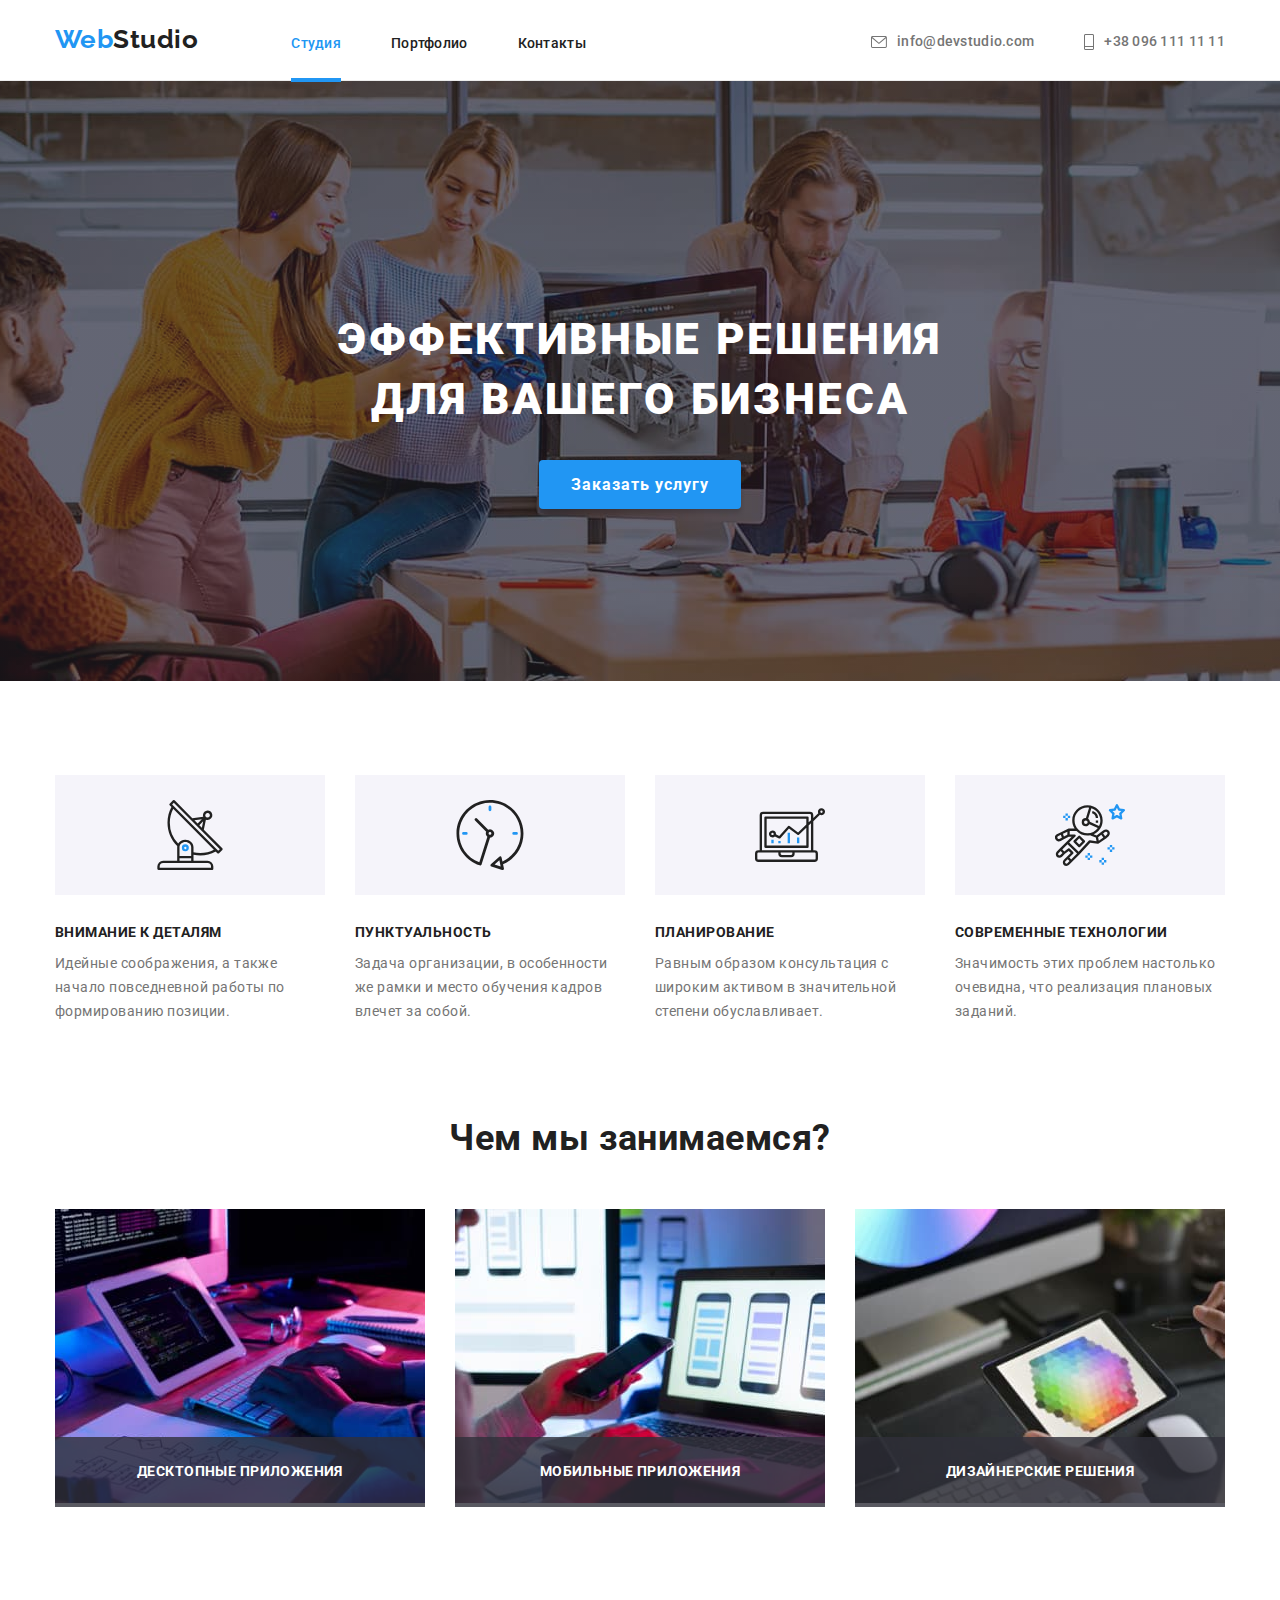
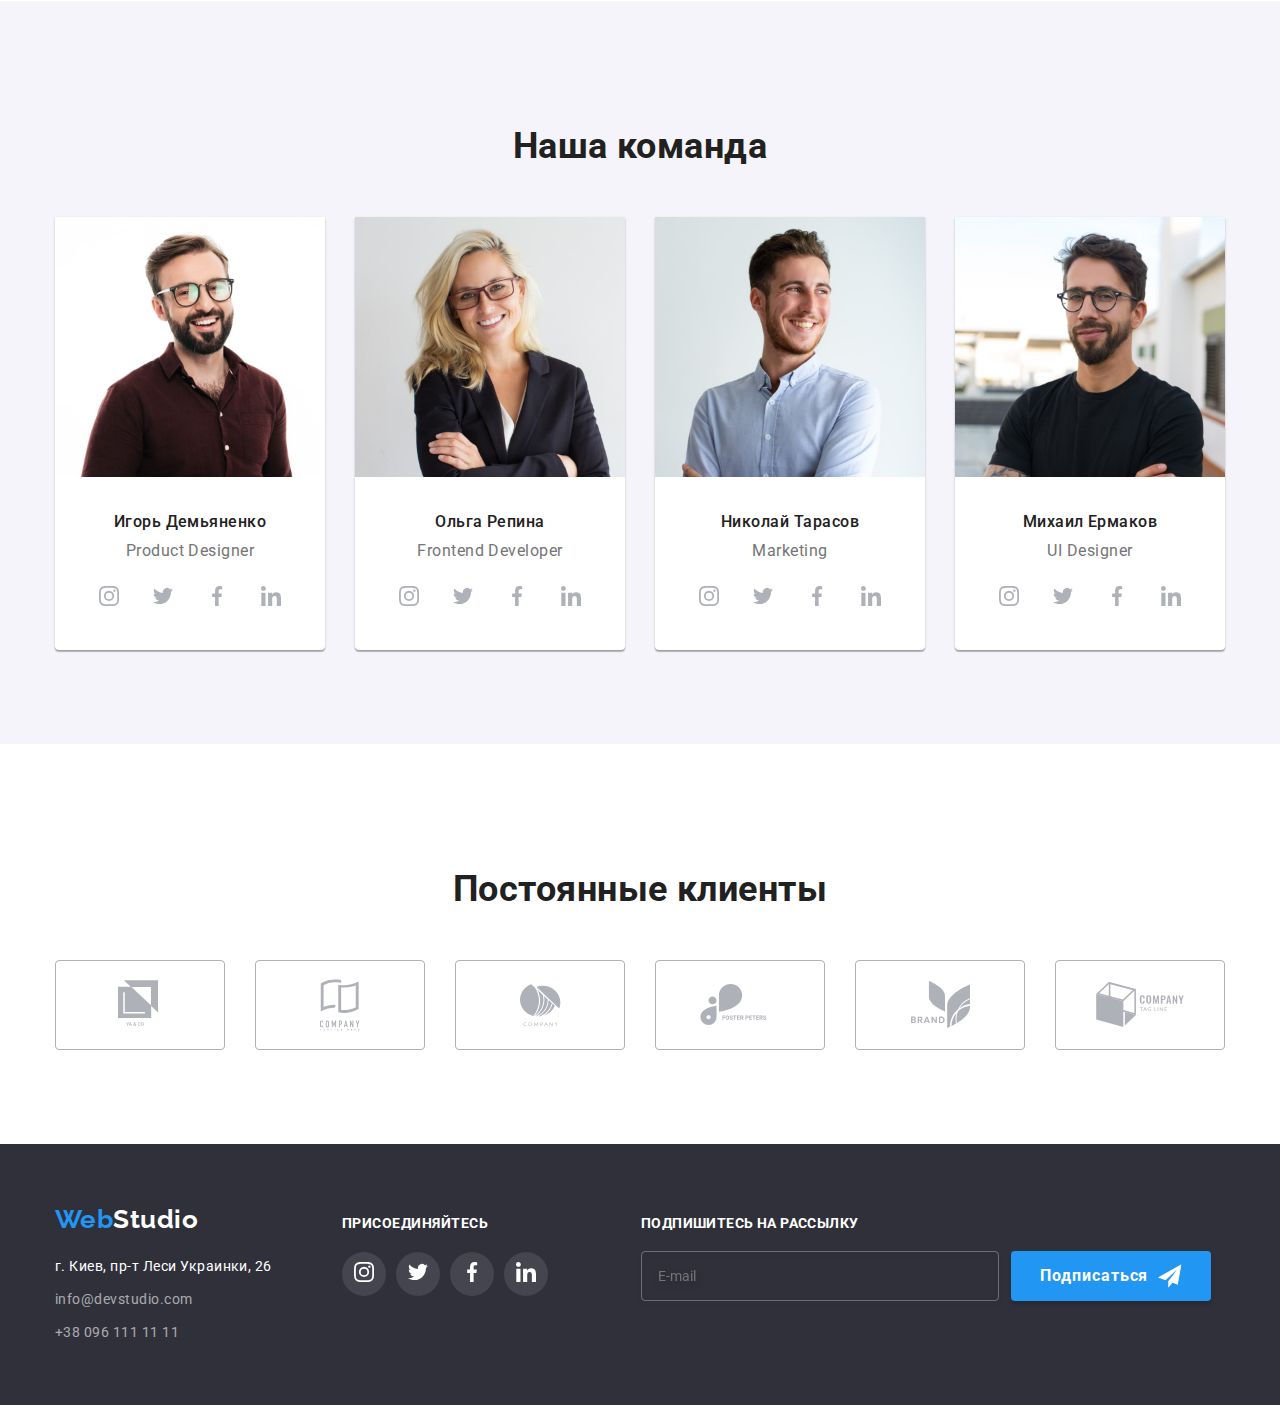
<file: index.html>
<!DOCTYPE html>
<html lang="ru">
<head>
    <meta charset="UTF-8">
    <meta name="viewport" content="width=device-width, initial-scale=1.0">
    <title>Главная</title>
    <link rel="preconnect" href="https://fonts.gstatic.com">
    <link
        href="https://fonts.googleapis.com/css2?family=Raleway:wght@500;700&family=Roboto:wght@400;500;700;900&display=swap"
        rel="stylesheet">
    <link rel="stylesheet" href="./css/modern-normalize.css">
    <!-- <link rel="stylesheet" href="./css/styles.css"> -->
    <link rel="stylesheet" href="./css/variables.css">
    <link rel="stylesheet" href="./css/main.min.css">
</head>
<body>
    <header class="header">
                <nav class="container header__container">
                    <a class="link-logo" href="#"><span class="link-logo__web">Web</span>Studio</a>
                    <ul class="site-nav">
                        <li class="site-nav__item">
                            <a class="site-nav__link site-nav__link--active" href="#">Студия</a>
                        </li>
                        <li class="site-nav__item">
                            <a class="site-nav__link" href="./portfolio.html">Портфолио</a>
                        </li>
                        <li class="site-nav__item">
                            <a class="site-nav__link" href="#contacts">Контакты</a>
                        </li>
                    </ul>
                    <ul class="contacts">
                        <li class="contacts__item">
                            <svg class="contacts__icon-letter">
                                <use href="./images/sprite.svg#letter"></use>
                            </svg>
                            <a class="contacts__link" href="mailto:info@devstudio.com">info@devstudio.com</a>
                        </li>
                        <li class="contacts__item">
                            <svg class="contacts__icon-phone">
                                <use href="./images/sprite.svg#phone"></use>
                            </svg>
                            <a class="contacts__link" href="tel:+380961111111">+38 096 111 11 11</a>
                        </li>
                    </ul>
                </nav>
    </header>
    <main>
        <section class="hero">
            <div class="container hero__container">
                <h1 class="hero__title">Эффективные решения для вашего бизнеса</h1>
                <button class="order-btn" data-modal-open>Заказать услугу</button>
            </div>
                <!-- <section class="hero">
                    <div class="container section-hero">
                        <h1>Эффективные решения для вашего бизнеса</h1>
                        <button class="order-btn" data-modal-open>Заказать услугу</button>
                    </div> -->
            <div class="backdrop is-hidden" data-modal>
                <div class="modal">
                    <button class="btn-close" data-modal-close>
                        <svg class="btn-close__icon" width="18" height="18">
                            <use href="./images/sprite.svg#close"></use>
                        </svg>
                    </button>
                    <!-- <form class="js-speaker-form">
                        <p>Оставьте свои данные, мы вам перезвоним</p>
                        <input type="text" name="user-name">
                    </form> -->
                    <h2 class="modal__title">Оставьте свои данные, мы вам перезвоним</h2>
                    <div class="field">
                        <label class="field__label" for="user-name">Имя</label>
                        <div class="field__wrapper">
                          <input class="field__input" type="text" name="username" id="user-name" />
                          <svg class="field__icon" width="18" height="18">
                            <use href="./images/sprite.svg#person-black"></use>
                          </svg>
                        </div>
                    </div>
                    <div class="field">
                        <label class="field__label" for="user-phone">Телефон</label>
                        <div class="field__wrapper">
                            <input class="field__input" type="tel" name="userphone" id="user-phone" />
                            <svg class="field__icon" width="18" height="18">
                                <use href="./images/sprite.svg#phone-black"></use>
                            </svg>
                        </div>
                    </div>
                    <div class="field">
                        <label class="field__label" for="user-email">Почта</label>
                        <div class="field__wrapper">
                            <input class="field__input" type="email" name="useremail" id="user-email" />
                            <svg class="field__icon" width="18" height="18">
                                <use href="./images/sprite.svg#email-black"></use>
                            </svg>
                        </div>
                    </div>
                    <div class="field">
                        <label class="field__label" for="user-comment">Комментарий</label>
                            <textarea class="field__textarea" name="feedback" rows="10" placeholder="Введите текст"></textarea>
                    </div>
                    <div class="checkbox">
                        <label class="checkbox__label" for="checkbox-check">
                            <input class="checkbox__input" type="checkbox" name="check" id="checkbox-check">
                            <svg class="checkbox__icon" width="16" height="15">
                                <use href="./images/sprite.svg#check"></use>
                            </svg> 
                            <!-- <span class="icon-check"></span> -->
                            Соглашаюсь с рассылкой и принимаю <a class="checkbox__agreement">Условия договора</a>
                        </label>
                    </div>
                    <button class="submit-btn" type="submit">Отправить</button>
                </div>
            </div>
        </section>
        <section class="features">
            <div class="container features__container">
                <h2 class="features__title features__title--visually-hidden">Направления развития бизнеса</h2>
                <ul class="feachers__list">
                    <li class="feachers__item">
                        <div class="feachers__picture">
                        <svg class="feachers__icon" width="70" height="70">
                            <use href="./images/sprite.svg#antenna"></use>
                        </svg>
                        </div>
                        <h3 class="feachers__subtitle">Внимание к деталям</h3>
                        <p class="feachers__text">Идейные соображения, а также начало повседневной работы по формированию позиции.</p>
                    </li>
                    <li class="feachers__item">
                        <div class="feachers__picture">
                            <svg class="feachers__icon" width="70" height="70">
                                <use href="./images/sprite.svg#clock"></use>
                            </svg>
                        </div>
                        <h3 class="feachers__subtitle">Пунктуальность</h3>
                        <p class="feachers__text">Задача организации, в особенности же рамки и место обучения кадров влечет за собой.</p>
                    </li>
                    <li class="feachers__item">
                        <div class="feachers__picture">
                            <svg class="feachers__icon" width="70" height="70">
                                <use href="./images/sprite.svg#diagram"></use>
                            </svg>
                        </div>
                        <h3 class="feachers__subtitle">Планирование</h3>
                        <p class="feachers__text">Равным образом консультация с широким активом в значительной степени обуславливает.</p>
                    </li>
                    <li class="feachers__item">
                        <div class="feachers__picture">
                            <svg class="feachers__icon" width="70" height="70">
                                <use href="./images/sprite.svg#astronaut"></use>
                            </svg>
                        </div>
                        <h3 class="feachers__subtitle">Современные технологии</h3>
                        <p class="feachers__text">Значимость этих проблем настолько очевидна, что реализация плановых заданий.</p>
                    </li>
                </ul>
            </div>
        </section>
        <section class="activities">
           <div class="container activities__container">
                <h2 class="activities__title">Чем мы занимаемся?</h2>
                <ul class="activities__list">
                    <li class="activities__item">
                        <img class="activities__image" src="images/web.jpg" alt="Вёрстка сайтов" width="370">
                        <div class="activities__text-on-image">
                            <p class="activities__text">ДЕСКТОПНЫЕ ПРИЛОЖЕНИЯ</p>
                        </div>
                    </li>
                    <li class="activities__item">
                        <img class="activities__image" src="images/mobile-app.jpg" alt="Мобильные приложения" width="370">
                        <div class="activities__text-on-image">
                            <p class="activities__text">МОБИЛЬНЫЕ ПРИЛОЖЕНИЯ</p>
                        </div>
                    </li>
                    <li class="activities__item">
                        <img class="activities__image" src="images/color-design.jpg" alt="Дизайн" width="370">
                        <div class="activities__text-on-image">
                            <p class="activities__text">ДИЗАЙНЕРСКИЕ РЕШЕНИЯ</p>
                        </div>
                    </li>
                </ul>
           </div>
        </section>
        <section class="team">
          <div class="container team__container">
                <h2 class="team__title">Наша команда</h2>
                <ul class="team__list">
                    <li class="team__item">
                        <img src="images/igor.jpg" alt="Игорь Демьяненко" width="270">
                        <h3 class="team__member">Игорь Демьяненко</h3>
                        <p class="team__profession">Product Designer</p>
                        <div class="socials">
                        <button class="btn-socials">
                            <svg class="btn-socials__icon" width="20" height="20">
                                <use href="./images/sprite.svg#instagram"></use>
                            </svg>
                        </button>
                        <button class="btn-socials">
                            <svg class="btn-socials__icon" width="20" height="20">
                                <use href="./images/sprite.svg#twitter"></use>
                            </svg>
                        </button>
                        <button class="btn-socials">
                            <svg class="btn-socials__icon" width="20" height="20">
                                <use href="./images/sprite.svg#facebook"></use>
                            </svg>
                        </button>
                        <button class="btn-socials">
                            <svg class="btn-socials__icon" width="20" height="20">
                                <use href="./images/sprite.svg#linkedin"></use>
                            </svg>
                        </button>
                        </div>
                    </li>
                    <li class="team__item">
                        <img src="images/olga.jpg" alt="Ольга Репина" width="270">
                        <h3 class="team__member">Ольга Репина</h3>
                        <p class="team__profession">Frontend Developer</p>
                        <div class="socials">
                            <button class="btn-socials">
                                <svg class="btn-socials__icon" width="20" height="20">
                                    <use href="./images/sprite.svg#instagram"></use>
                                </svg>
                            </button>
                            <button class="btn-socials">
                                <svg class="btn-socials__icon" width="20" height="20">
                                    <use href="./images/sprite.svg#twitter"></use>
                                </svg>
                            </button>
                            <button class="btn-socials">
                                <svg class="btn-socials__icon" width="20" height="20">
                                    <use href="./images/sprite.svg#facebook"></use>
                                </svg>
                            </button>
                            <button class="btn-socials">
                                <svg class="btn-socials__icon" width="20" height="20">
                                    <use href="./images/sprite.svg#linkedin"></use>
                                </svg>
                            </button>
                        </div>
                    </li>
                    <li class="team__item">
                        <img src="images/nikolai.jpg" alt="Николай Тарасов" width="270">
                        <h3 class="team__member">Николай Тарасов</h3>
                        <p class="team__profession">Marketing</p>
                        <div class="socials">
                            <button class="btn-socials">
                                <svg class="btn-socials__icon" width="20" height="20">
                                    <use href="./images/sprite.svg#instagram"></use>
                                </svg>
                            </button>
                            <button class="btn-socials">
                                <svg class="btn-socials__icon" width="20" height="20">
                                    <use href="./images/sprite.svg#twitter"></use>
                                </svg>
                            </button>
                            <button class="btn-socials">
                                <svg class="btn-socials__icon" width="20" height="20">
                                    <use href="./images/sprite.svg#facebook"></use>
                                </svg>
                            </button>
                            <button class="btn-socials">
                                <svg class="btn-socials__icon" width="20" height="20">
                                    <use href="./images/sprite.svg#linkedin"></use>
                                </svg>
                            </button>
                        </div>
                    </li>
                    <li class="team__item">
                        <img src="images/mihail.jpg" alt="Михаил Ермаков" width="270">
                        <h3 class="team__member">Михаил Ермаков</h3>
                        <p class="team__profession">UI Designer</p>
                        <div class="socials">
                            <button class="btn-socials">
                                <svg class="btn-socials__icon" width="20" height="20">
                                    <use href="./images/sprite.svg#instagram"></use>
                                </svg>
                            </button>
                            <button class="btn-socials">
                                <svg class="btn-socials__icon" width="20" height="20">
                                    <use href="./images/sprite.svg#twitter"></use>
                                </svg>
                            </button>
                            <button class="btn-socials">
                                <svg class="btn-socials__icon" width="20" height="20">
                                    <use href="./images/sprite.svg#facebook"></use>
                                </svg>
                            </button>
                            <button class="btn-socials">
                                <svg class="btn-socials__icon" width="20" height="20">
                                    <use href="./images/sprite.svg#linkedin"></use>
                                </svg>
                            </button>
                        </div>
                    </li>
                </ul>
          </div>
        </section>
        <section class="clients">
            <div class="container clients__container">
                <h2 class="clients__title">Постоянные клиенты</h2>
                <ul class="clients__list">
                    <li class="clients__item">
                        <svg class="clients__logo" width="44.27" height="49.23">
                            <use href="./images/sprite.svg#logo-1"></use>
                        </svg>
                    </li>
                    <li class="clients__item">
                            <svg class="clients__logo" width="40" height="52">
                                <use href="./images/sprite.svg#logo-2"></use>
                            </svg>
                    </li>
                    <li class="clients__item">
                            <svg class="clients__logo" width="41" height="42.6">
                                <use href="./images/sprite.svg#logo-3"></use>
                            </svg>
                    </li>
                    <li class="clients__item">
                            <svg class="clients__logo" width="79.66" height="42.02">
                                <use href="./images/sprite.svg#logo-4"></use>
                            </svg>
                    </li>
                    <li class="clients__item">
                            <svg class="clients__logo" width="59" height="47">
                                <use href="./images/sprite.svg#logo-5"></use>
                            </svg>
                    </li>
                    <li class="clients__item">
                            <svg class="clients__logo" width="88.48" height="45.44">
                                <use href="./images/sprite.svg#logo-6"></use>
                            </svg>
                    </li>
                </ul>
            </div>

        </section>
    </main>
    <footer class="footer">
        <div class="container footer__container">
            <ul class="footer__list">
              <li>
                <div class="footer__contacts">
                  <a class="link-logo link-logo--white" href="#"><span class="link-logo__web">Web</span>Studio</a>
               <address id="contacts">
                  <ul>
                       <li><a class="footer__address" href="https://goo.gl/maps/QoUvrbmvHfTvnBRbA">г. Киев, пр-т Леси Украинки, 26</a>
                       </li>
                       <li><a class="footer__mail" href="mailto:info@devstudio.com">info@devstudio.com</a></li>
                       <li><a class="footer__tel" href="tel:+380961111111">+38 096 111 11 11</a></li>
                  </ul>
                </address>
            </div>
              </li>
            <li>
            <div class="footer__network">
              <p class="footer__join">ПРИСОЕДИНЯЙТЕСЬ</p>
               <div class="footer__buttons">
                <button class="btn-socials btn-socials--dark">
                    <svg class="btn-socials__icon" width="20" height="20">
                        <use href="./images/sprite.svg#instagram"></use>
                    </svg>
                </button>
                <button class="btn-socials btn-socials--dark">
                    <svg class="btn-socials__icon" width="20" height="20">
                        <use href="./images/sprite.svg#twitter"></use>
                    </svg>
                </button>
                <button class="btn-socials btn-socials--dark">
                    <svg class="btn-socials__icon" width="20" height="20">
                        <use href="./images/sprite.svg#facebook"></use>
                    </svg>
                </button>
                <button class="btn-socials btn-socials--dark">
                    <svg class="btn-socials__icon" width="20" height="20">
                        <use href="./images/sprite.svg#linkedin"></use>
                    </svg>
                </button>
               </div>
            </div>
            </li>
            <li>
            </li>
              <form class="footer__form">
                <label class="footer__label" for="email">ПОДПИШИТЕСЬ НА РАССЫЛКУ</label>
                <div class="footer__mailing">
                  <input class="footer__input" type="email" name="email" id="email" placeholder="E-mail">
                  <button class="btn-send" type="submit">Подписаться 
                    <svg class="btn-send__icon" width="24" height="24">
                        <use href="./images/sprite.svg#send"></use>
                    </svg>
                  </button>
                </div>
              </form>
            </ul>            
        </div> 
    </footer>
    <script src="./js/modal.js"></script>
    <script>
        (() => {
            document
            .querySelector('.js-speaker-form')
            .addEventListener('submit', e => {
                e.preventDefault();

                new FormData(e.currentTarget).forEach((value, name) =>
                console.log(`${name}:${value}`),
                // console.log(`${key}:${value}`)
                );
            });
        })();
    </script>
</body>
</html>
</file>
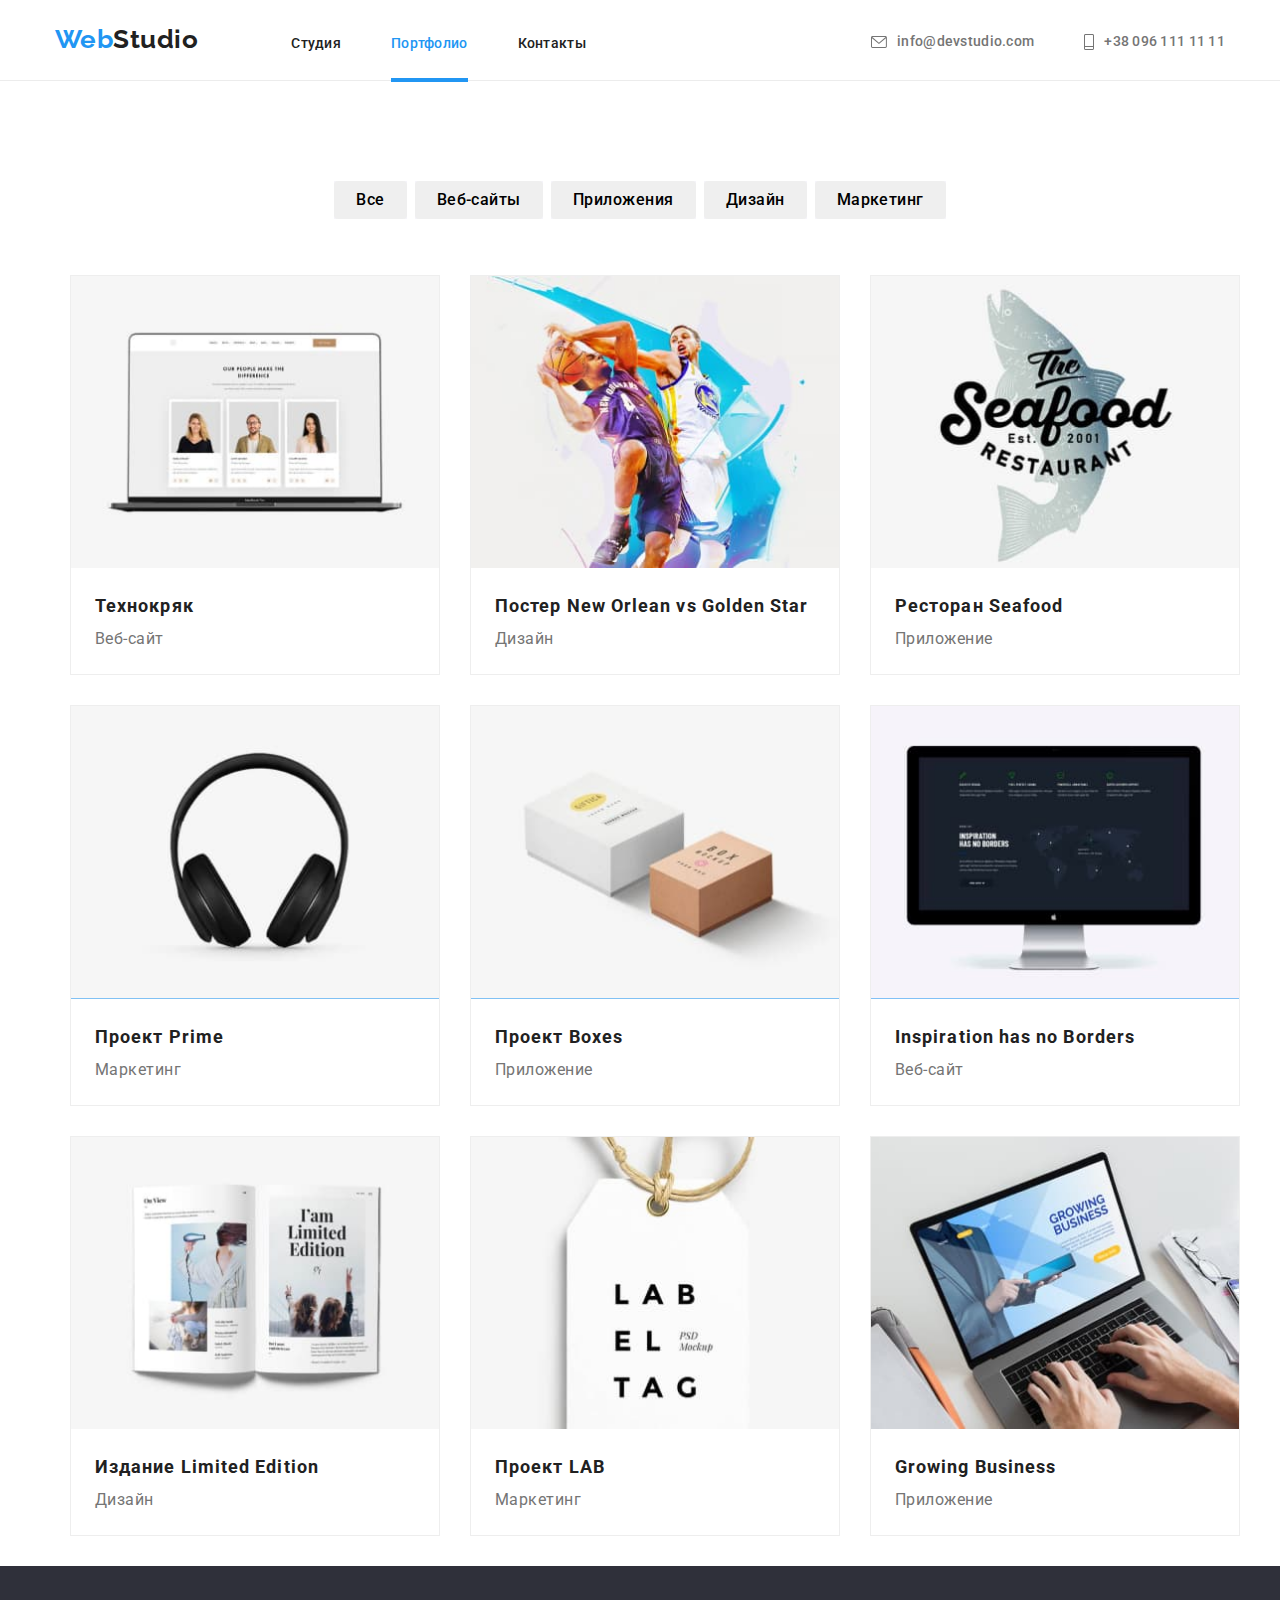
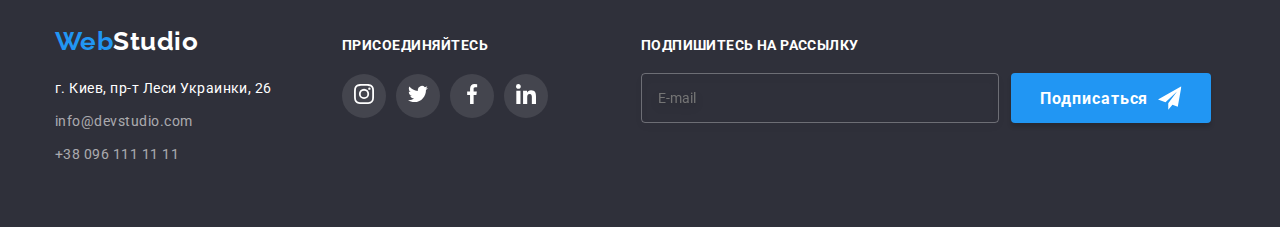
<file: portfolio.html>
<!DOCTYPE html>
<html lang="ru">
<head>
    <meta charset="UTF-8">
    <meta name="viewport" content="width=device-width, initial-scale=1.0">
    <title>Портфолио</title>
    <link rel="preconnect" href="https://fonts.gstatic.com">
    <link
        href="https://fonts.googleapis.com/css2?family=Raleway:wght@500;700&family=Roboto:wght@400;500;700;900&display=swap"
        rel="stylesheet">
    <link rel="stylesheet" href="./css/modern-normalize.css">
    <!-- <link rel="stylesheet" href="./css/styles.css"> -->
    <link rel="stylesheet" href="./css/variables.css">
    <link rel="stylesheet" href="./css/main.min.css">
</head>
<body>
    <header class="header">
        <nav class="container header__container">
            <a class="link-logo" href="#"><span class="link-logo__web">Web</span>Studio</a>
            <ul class="site-nav">
                <li class="site-nav__item">
                    <a class="site-nav__link site-nav__link" href="./index.html">Студия</a>
                </li>
                <li class="site-nav__item">
                    <a class="site-nav__link site-nav__link--active" href="./portfolio.html">Портфолио</a>
                </li>
                <li class="site-nav__item">
                    <a class="site-nav__link" href="#contacts">Контакты</a>
                </li>
            </ul>
            <ul class="contacts">
                <li class="contacts__item">
                    <svg class="contacts__icon-letter">
                        <use href="./images/sprite.svg#letter"></use>
                    </svg>
                    <a class="contacts__link" href="mailto:info@devstudio.com">info@devstudio.com</a>
                </li>
                <li class="contacts__item">
                    <svg class="contacts__icon-phone">
                        <use href="./images/sprite.svg#phone"></use>
                    </svg>
                    <a class="contacts__link" href="tel:+380961111111">+38 096 111 11 11</a>
                </li>
            </ul>
        </nav>
    </header>
    <main>
<section class="menu">
    <h1 class="menu__title--visually-hidden">Портфолио</h1>
    <ul class="menu__list">
        <li class="menu__item"><button class="menu__btn">Все</button></li>
        <li class="menu__item"><button class="menu__btn">Веб-сайты</button></li>
        <li class="menu__item"><button class="menu__btn">Приложения</button></li>
        <li class="menu__item"><button class="menu__btn">Дизайн</button></li>
        <li class="menu__item"><button class="menu__btn">Маркетинг</button></li>
    </ul>
</section>
<section class="container card">
    <ul class="card__list">
        <li class="card__content">
            <a href="#">
            <div class="card__thumb">
                <img class="card__img" src="images/portfolio1.jpg" alt="Технокряк" width="370">
                <div class="card__overlay">
                    <p class="card__text">Технокряк это современная площадка распространения коронавируса. Компании используют эту платформу для цифрового
                        шпионажа и атак на защищённые сервера конкурентов.</p>
                </div>
            </div>
            <div class="card__info">
                <h2 class="card__title">Технокряк</h2>
                <p class="card__desc">Веб-сайт</p>
            </div>
            </a>
        </li>

        <li class="card__content">
            <a href="#">
            <div class="card__thumb">
                <img class="card__img" src="images/portfolio2.jpg" alt="Постер New Orlean vs Golden Star" width="370">
                <div class="card__overlay">
                    <p class="card__text">Технокряк это современная площадка распространения коронавируса. Компании используют эту
                        платформу для цифрового
                        шпионажа и атак на защищённые сервера конкурентов.</p>
                </div>
            </div>
            <div class="card__info">
                <h2 class="card__title">Постер New Orlean vs Golden Star</h2>
                <p class="card__desc">Дизайн</p>
            </div>
            </a>
        </li>

        <li class="card__content">
            <a href="#">
            <div class="card__thumb">
                <img class="card__img" src="images/portfolio3.jpg" alt="Ресторан Seafood" width="370">
                <div class="card__overlay">
                    <p class="card__text">Технокряк это современная площадка распространения коронавируса. Компании используют эту
                        платформу для цифрового
                        шпионажа и атак на защищённые сервера конкурентов.</p>
                </div>
            </div>
            <div class="card__info">
                <h2 class="card__title">Ресторан Seafood</h2>
                <p class="card__desc">Приложение</p>
            </div>
            </a>
        </li>

        <li class="card__content">
            <a href="#">
            <div class="card__thumb">
                <img class="card__img" src="images/portfolio4.jpg" alt="Проект Prime" width="370">
                <div class="card__overlay">
                    <p class="card__text">Технокряк это современная площадка распространения коронавируса. Компании используют эту
                        платформу для цифрового
                        шпионажа и атак на защищённые сервера конкурентов.</p>
                </div>
            </div>
            <div class="card__info">
                <h2 class="card__title">Проект Prime</h2>
                <p class="card__desc">Маркетинг</p>
            </div> 
            </a>
        </li>

        <li class="card__content">
            <a href="#">
            <div class="card__thumb">
                <img class="card__img" src="images/portfolio5.jpg" alt="Проект Boxes" width="370">
                <div class="card__overlay">
                    <p class="card__text">Технокряк это современная площадка распространения коронавируса. Компании используют эту
                        платформу для цифрового
                        шпионажа и атак на защищённые сервера конкурентов.</p>
                </div>
            </div>
            <div class="card__info">
                 <h2 class="card__title">Проект Boxes</h2>
                <p class="card__desc">Приложение</p>
            </div>
            </a>
        </li>

        <li class="card__content">
            <a href="#">
            <div class="card__thumb">
                <img class="card__img" src="images/portfolio6.jpg" alt="Inspiration has no Borders" width="370">
                <div class="card__overlay">
                    <p class="card__text">Технокряк это современная площадка распространения коронавируса. Компании используют эту
                        платформу для цифрового
                        шпионажа и атак на защищённые сервера конкурентов.</p>
                </div>
            </div>
            <div class="card__info">
                <h2 class="card__title">Inspiration has no Borders</h2>
                <p class="card__desc">Веб-сайт</p>
            </div>
            </a>
        </li>

        <li class="card__content">
            <a href="#">
                <div class="card__thumb">
                    <img class="card__img" src="images/portfolio7.jpg" alt="Издание Limited Edition" width="370">
                    <div class="card__overlay">
                        <p class="card__text">Технокряк это современная площадка распространения коронавируса. Компании используют эту
                            платформу для цифрового
                            шпионажа и атак на защищённые сервера конкурентов.</p>
                    </div>
                </div>
                <div class="card__info">
                    <h2 class="card__title">Издание Limited Edition</h2>
                    <p class="card__desc">Дизайн</p>
                </div>
            </a>
        </li>

        <li class="card__content">
            <a href="#">
                <div class="card__thumb">
                    <img class="card__img" src="images/portfolio8.jpg" alt="Проект LAB" width="370">
                    <div class="card__overlay">
                        <p class="card__text">Технокряк это современная площадка распространения коронавируса. Компании используют эту
                            платформу для цифрового
                            шпионажа и атак на защищённые сервера конкурентов.</p>
                    </div>
                </div>
                <div class="card__info">
                    <h2 class="card__title">Проект LAB</h2>
                    <p class="card__desc">Маркетинг</p>
                </div> 
            </a>
        </li>

        <li class="card__content">
            <a href="#">
            <div class="card__thumb">
                <img class="card__img" src="images/portfolio9.jpg" alt="Growing Business" width="370">
                <div class="card__overlay">
                    <p class="card__text">Технокряк это современная площадка распространения коронавируса. Компании используют эту
                        платформу для цифрового
                        шпионажа и атак на защищённые сервера конкурентов.</p>
                </div>
            </div>
            <div class="card__info">
                <h2 class="card__title">Growing Business</h2>
                <p class="card__desc">Приложение</p>
            </div>
            </a>
        </li>
    </ul>
</section>
    </main>
<footer class="footer">
    <div class="container footer__container">
        <ul class="footer__list">
            <li>
                <div class="footer__contacts">
                    <a class="link-logo link-logo--white" href="#"><span class="link-logo__web">Web</span>Studio</a>
                    <address id="contacts">
                        <ul>
                            <li><a class="footer__address" href="https://goo.gl/maps/QoUvrbmvHfTvnBRbA">г. Киев, пр-т
                                    Леси Украинки, 26</a>
                            </li>
                            <li><a class="footer__mail" href="mailto:info@devstudio.com">info@devstudio.com</a></li>
                            <li><a class="footer__tel" href="tel:+380961111111">+38 096 111 11 11</a></li>
                        </ul>
                    </address>
                </div>
            </li>
            <li>
                <div class="footer__network">
                    <p class="footer__join">ПРИСОЕДИНЯЙТЕСЬ</p>
                    <div class="footer__buttons">
                        <button class="btn-socials btn-socials--dark">
                            <svg class="btn-socials__icon" width="20" height="20">
                                <use href="./images/sprite.svg#instagram"></use>
                            </svg>
                        </button>
                        <button class="btn-socials btn-socials--dark">
                            <svg class="btn-socials__icon" width="20" height="20">
                                <use href="./images/sprite.svg#twitter"></use>
                            </svg>
                        </button>
                        <button class="btn-socials btn-socials--dark">
                            <svg class="btn-socials__icon" width="20" height="20">
                                <use href="./images/sprite.svg#facebook"></use>
                            </svg>
                        </button>
                        <button class="btn-socials btn-socials--dark">
                            <svg class="btn-socials__icon" width="20" height="20">
                                <use href="./images/sprite.svg#linkedin"></use>
                            </svg>
                        </button>
                    </div>
                </div>
            </li>
            <li>
            </li>
            <form class="footer__form">
                <label class="footer__label" for="email">ПОДПИШИТЕСЬ НА РАССЫЛКУ</label>
                <div class="footer__mailing">
                    <input class="footer__input" type="email" name="email" id="email" placeholder="E-mail">
                    <button class="btn-send" type="submit">Подписаться
                        <svg class="btn-send__icon" width="24" height="24">
                            <use href="./images/sprite.svg#send"></use>
                        </svg>
                    </button>
                </div>
            </form>
        </ul>
    </div>
</footer>
</body>
</html>
</file>
<file: css/styles.css>
body {
  background-color: var(--light-background);
  font-family: 'Roboto', sans-serif;
  font-style: normal;
  color: var(--dark-text);
  letter-spacing: 0.03em;
}
ul {
  list-style: none;
  padding: 0;
  margin: 0;
}
.container {
  margin-left: auto;
  margin-right: auto;
  width: 1200px;
  /* outline: 2px solid tomato; */
  padding-left: 15px;
  padding-right: 15px;
}
.header__container {
  display: flex;
  align-items: baseline;
  padding-top: 24px;
  padding-bottom: 25px;
}
.link-logo {
  font-family: Raleway;
  font-weight: 700;
  font-size: 26px;
  line-height: 1.19;
  color: var(--dark-text);
}
.link-logo__web {
  color: var(--accent);
}
.site-nav {
  display: flex;
  margin-left: 93px;
  color: var(--dark-text);
  font-weight: 500;
  font-size: 14px;
  line-height: 1.14;
  letter-spacing: 0.02em;
}
.site-nav__link {
  position: relative;
  display: block;
  color: inherit;
  transition-property: color;
  transition-duration: 250ms;
  transition-timing-function: cubic-bezier(0.4, 0, 0.2, 1);
}
.site-nav__link:hover,
.site-nav__link:focus {
  color: var(--accent);
}
.site-nav__link::after {
  position: absolute;
  left: 0;
  bottom: -32.5px;
  content: '';
  display: block;
  width: 100%;
  height: 4px;
  background-color: var(--accent);
  transform: scaleX(0);
  transition-property: transform;
  transition-duration: 250ms;
  transition-timing-function: cubic-bezier(0.4, 0, 0.2, 1);
}
.site-nav__link:hover::after {
  transform: scaleX(1);
}
.site-nav__item:not(:last-child) {
  margin-right: 50px;
}
.site-nav__link--active {
  color: var(--accent);
}
.site-nav__link--active::after {
  position: absolute;
  left: 0;
  bottom: -32px;
  content: '';
  display: block;
  width: 100%;
  height: 4px;
  background-color: var(--accent);
  transform: scaleX(1);
}
.contacts {
  display: flex;
  margin-left: auto;
  color: var(--main-text);
  font-weight: 500;
  font-size: 14px;
  line-height: 1.14;
  letter-spacing: 0.02em;
}
.contacts__item {
  display: flex;
  align-items: center;
  transition-property: color;
  transition-duration: 250ms;
  margin-left: 50px;
  transition-timing-function: cubic-bezier(0.4, 0, 0.2, 1);
}
.contacts__link {
  color: inherit;
  font-family: Roboto;
}
.contacts__item:focus,
.contacts__item:hover {
  color: var(--accent);
}
.contacts__icon-letter {
  width: 16px;
  height: 12px;
  margin-right: 10px;
  /* fill: var(--main-text);  */
  fill: currentColor;
}
.contacts__icon-phone {
  width: 10px;
  height: 16px;
  margin-right: 10px;
  fill: currentColor;
}
.section-header {
  display: flex;
  align-items: center;
}
.hero {
  color: var(--light-text);
  background-color: var(--background-dark);
  background-image: linear-gradient(
      to right,
      var(--hero-dark-gradient),
      var(--hero-dark-gradient)
    ),
    url(../images/team.jpg);
  height: 600px;
  max-width: 1600px;
  margin-left: auto;
  margin-right: auto;
  background-position: center;
  background-repeat: no-repeat;
  background-size: cover;
  text-align: center;
}
.hero__container {
  padding-top: 200px;
  padding-bottom: 200px;
}
.hero__title {
  font-weight: 900;
  font-size: 44px;
  line-height: 1.36;
  padding-left: 237px;
  padding-right: 237px;
  text-align: center;
  letter-spacing: 0.06em;
  text-transform: uppercase;
}
.order-btn {
  color: currentColor;
  background-color: var(--accent);
  font-family: inherit;
  font-weight: 700;
  font-size: 16px;
  line-height: 1.86;
  cursor: pointer;
  letter-spacing: 0.06em;
  display: flex;
  align-items: center;
  text-align: center;
  box-shadow: 0px 4px 4px var(--background-dark15);
  border-radius: 4px;
  padding: 10px 32px;
  min-width: 200px;
  margin-left: auto;
  margin-right: auto;
  border: none;
}
.backdrop {
  position: fixed;
  top: 0;
  left: 0;
  height: 100%;
  width: 100%;
  background: var(--modal-dark-background);
  opacity: 1;
  transition: opacity 250ms cubic-bezier(0.4, 0, 0.2, 1);
  z-index: 100;
  /* (Модальное окно можно ещё так спозиционировать, но лучше через position:absolute)
  display: flex;
  align-items: center; */
}
.backdrop.is-hidden {
  opacity: 0;
  visibility: hidden;
  pointer-events: none;
}
.backdrop.is-hidden > .modal {
  transform: translate(-50%, -50%) scaleY(0.5);
}
.modal {
  position: absolute;
  top: 50%;
  left: 50%;
  transform: translate(-50%, -50%) scaleY(1);
  transition: transform 1000ms cubic-bezier(0.4, 0, 0.2, 1);
  width: 528px;
  height: 581px;
  padding: 40px;
  background: #ffffff;
  box-shadow: var(--modal-box-shadow);
  border-radius: 4px;
}
.btn-close {
  position: absolute;
  top: 8px;
  right: 8px;
  width: 30px;
  height: 30px;
  border-radius: 50%;
  background: #ffffff;
  border: 1px solid rgba(0, 0, 0, 0.1);
  box-sizing: border-box;
  transition: color 250ms cubic-bezier(0.4, 0, 0.2, 1);
}
.btn-close__icon {
  position: absolute;
  top: 50%;
  left: 50%;
  transform: translate(-50%, -50%);
}
.btn-close:hover,
.btn-close:focus {
  color: var(--accent);
}
.btn-close__icon {
  fill: currentColor;
}
/* display: block;
  width: 44px;
  height: 44px;
  border-radius: 50%;
  border: none;
  background-color: var(--light-background);
  color: var(--icon-text-color);
  padding: 0;
  margin-right: 10px; */
.features__title--visually-hidden,
.menu__title--visually-hidden {
  position: absolute;
  width: 1px;
  height: 1px;
  margin: -1px;
  border: 0;
  padding: 0;

  white-space: nowrap;
  clip-path: inset(100%);
  clip: rect(0 0 0 0);
  overflow: hidden;
}
.feachers__subtitle {
  font-weight: 700;
  font-size: 14px;
  line-height: 1.14;
  text-transform: uppercase;
  margin-bottom: 10px;
  margin-top: 0;
}
.features__container {
  padding-top: 94px;
}
.feachers__text {
  color: var(--main-text);
  font-weight: 400;
  font-size: 14px;
  line-height: 24px;
  margin-bottom: 0;
  margin-top: 0;
}
.feachers__list {
  display: flex;
}
.feachers__item:not(:last-child) {
  margin-right: 30px;
}
.feachers__item {
  width: 270px;
}
.feachers__picture {
  display: flex;
  justify-content: center;
  width: 270px;
  height: 120px;
  align-items: center;
  background-color: var(--middle-background);
  margin-bottom: 30px;
}
.activities__container {
  padding-top: 94px;
  padding-bottom: 94px;
}
.activities__title {
  font-weight: 700;
  font-size: 36px;
  line-height: 1.17;
  text-align: center;
  padding: 0;
  margin: 0;
  padding-bottom: 50px;
}
.activities__list {
  display: flex;
}
.activities__item:not(:last-child) {
  margin-right: 30px;
}
.activities__item {
  position: relative;
}
.activities__text-on-image {
  position: absolute;
  bottom: 0;
  left: 0;
  width: 100%;
  height: 70px;
  background: rgba(47, 48, 58, 0.8);
  padding: 27px 82px;
}
.activities__text {
  display: block;
  margin: 0;
  font-weight: 700;
  font-size: 14px;
  line-height: 1.14;
  text-align: center;
  letter-spacing: 0.03em;
  text-transform: uppercase;
  color: var(--light-text);
}
.team {
  background-color: var(--middle-background);
}
.team__list {
  display: flex;
}
.team__item {
  box-shadow: var(--shadow-team);
  border-radius: 0px 0px 4px 4px;
  background-color: var(--light-text);
}
.team__item:not(:last-child) {
  margin-right: 30px;
}
.team__container {
  padding-top: 94px;
  padding-bottom: 94px;
}
.team__title {
  font-weight: 700;
  font-size: 36px;
  line-height: 1.17;
  text-align: center;
  padding: 0;
  margin-bottom: 50px;
}
.team__member {
  font-weight: 500;
  font-size: 16px;
  line-height: 1.19;
  text-align: center;
  padding-top: 30px;
  margin: 0;
}
.team__profession {
  color: var(--main-text);
  font-weight: 400;
  font-size: 16px;
  line-height: 1.19;
  text-align: center;
  padding-top: 10px;
  padding-bottom: 16px;
  margin: 0;
}
.socials {
  display: flex;
  justify-content: center;
  align-content: center;
  padding-bottom: 30px;
}
.btn-socials {
  /* display: flex;
  align-items: center;
  justify-content: center; */
  display: block;
  width: 44px;
  height: 44px;
  border-radius: 50%;
  border: none;
  background-color: var(--light-background);
  color: var(--icon-text-color);
  padding: 0;
  margin-right: 10px;
  transition-property: background-color, color;
  transition-duration: 250ms;
  transition-timing-function: cubic-bezier(0.4, 0, 0.2, 1);
}
.btn-socials:nth-child(4n) {
  margin-right: 0;
}
.btn-socials:focus,
.btn-socials:hover {
  background-color: var(--accent);
  color: var(--light-text);
}
.btn-socials__icon {
  fill: currentColor;
}
/* .link-logo-down {
  display: block;
  margin-bottom: 20px;
  font-family: Raleway;
  font-weight: 700;
  font-size: 26px;
  line-height: 1.19;
  color: var(--light-text);
} */

.clients__container {
  padding-top: 94px;
  padding-bottom: 94px;
}
.clients__title {
  font-weight: 700;
  font-size: 36px;
  line-height: 1.17;
  text-align: center;
  padding: 0;
  margin-bottom: 50px;
}
.clients__list {
  display: flex;
  justify-content: space-between;
}
.clients__item {
  display: flex;
  justify-content: center;
  align-items: center;
  width: 170px;
  height: 90px;
  border: 1px solid var(--icon-text-color);
  border-radius: 4px;
  color: var(--icon-text-color);
  margin-right: 30px;
  transition-property: background-color, color;
  transition-duration: 250ms;
  transition-timing-function: cubic-bezier(0.4, 0, 0.2, 1);
}
.clients__item:nth-child(6n) {
  margin-right: 0px;
}
.clients__item:hover {
  color: var(--accent);
  border: 1px solid var(--accent);
}
.clients__logo {
  fill: currentColor;
}
.footer {
  background-color: var(--background-dark);
}
.footer__container {
  padding-top: 60px;
  padding-bottom: 60px;
}
.link-logo--white {
  color: var(--light-text);
}
.footer__address {
  display: block;
  margin-top: 20px;
  margin-bottom: 9px;
  margin-right: 70px;
  color: var(--light-text);
  font-weight: 400;
  font-size: 14px;
  line-height: 1.71;
}
.footer__mail {
  display: block;
  margin-bottom: 9px;
}
.footer__mail,
.footer__tel {
  color: var(--light-text-op60);
  font-weight: 400;
  font-size: 14px;
  line-height: 1.71;
  margin-right: 70px;
}
.footer__list {
  display: flex;
  align-items: baseline;
}
/* Или так сдвинуть вниз список:
 .footer-network {
   padding-top: 12px;
} */
.footer__network {
  margin-right: 93px;
}
.footer__buttons {
  display: flex;
  justify-content: center;
  align-content: center;
}
.footer__join {
  font-weight: 700;
  font-size: 14px;
  line-height: 1.14;
  color: var(--light-text);
  padding: 0;
  padding-bottom: 20px;
  margin: 0;
}
.btn-socials--dark {
  display: block;
  width: 44px;
  height: 44px;
  border-radius: 50%;
  border: none;
  background-color: var(--background-footer-icon);
  color: var(--light-text);
  padding: 0;
  margin-right: 10px;
  transition-property: background-color, color;
  transition-duration: 250ms;
  transition-timing-function: cubic-bezier(0.4, 0, 0.2, 1);
}
.btn-socials--dark:focus,
.btn-socials--dark:hover {
  background-color: var(--accent);
  color: var(--light-text);
}

/* ===== Портфолио ===== */

.header {
  border-bottom: 1px solid var(--border-bottom);
}
.menu__list {
  display: flex;
  justify-content: center;
  padding-top: 100px;
  padding-bottom: 56px;
  margin-left: auto;
  margin-right: auto;
  width: 1200px;
  padding-left: 15px;
  padding-right: 15px;
}
.menu__item {
  /* height: 38px;  */
  margin-right: 8px;
  background-color: var(--middle-background);
}
.menu__item:nth-child(5) {
  margin-right: 0;
}
.menu__btn {
  padding: 6px 22px;
  border: none;
  font-family: inherit;
  border: none;
  font-weight: 500;
  font-size: 16px;
  line-height: 1.63;
  text-align: center;
  letter-spacing: 0.03em;
  border-radius: 4px;
  transition-property: background-color, color, box-shadow;
  transition-duration: 250ms;
  transition-timing-function: cubic-bezier(0.4, 0, 0.2, 1);
}
.menu__btn:hover,
.menu__btn:focus {
  color: var(--light-text);
  background-color: var(--accent);
  box-shadow: var(--btn-shadow);
}
/* .portfolio-btn {
  display: inline-block;
  padding: 0;
  margin: 0;
} */
.card__list {
  display: flex;
  flex-wrap: wrap;
  margin-left: auto;
  margin-right: auto;
  width: 1200px;
  padding-left: 15px;
  padding-right: 15px;
}
.card__content {
  border: 1px solid var(--light-border);
  box-sizing: border-box;
  flex-basis: calc((100% - 60px) / 3);
  margin-right: 30px;
  margin-bottom: 30px;
  transition-property: box-shadow;
  transition-duration: 250ms;
  transition-timing-function: cubic-bezier(0.4, 0, 0.2, 1);
}
.card__content:hover {
  box-shadow: var(--item-flex-shadow);
}
.card__content:nth-child(3n) {
  margin-right: 0;
}
.card__content:nth-last-child() {
  margin-bottom: 0px;
}
.card__thumb {
  position: relative;
  overflow: hidden;
}
/* .card__thumb::before { */
.card__overlay {
  /* display: inline-block;
  content: ''; */
  position: absolute;
  top: 0;
  left: 0;
  width: 100%;
  height: 100%;
  background-color: var(--thumb-accent);
  opacity: 1;
  transition-property: transform;
  transition-duration: 250ms;
  transition-timing-function: cubic-bezier(0.4, 0, 0.2, 1);
  transform: translateY(100%);
}
/* .card__thumb:hover::before */
.card__content:hover .card__overlay,
.card__content:focus .card__overlay {
  opacity: 1;
  transform: translateY(0);
}
.card__img {
  display: block;
  max-width: 100%;
  height: auto;
}
.card__text {
  display: inline-block;
  position: absolute;
  margin: 0;
  width: 100%;
  top: 50%;
  left: 50%;
  transform: translate(-50%, -50%);
  font-size: 18px;
  line-height: 1.56;
  letter-spacing: 0.03em;
  padding: 63px 24px;
  color: #ffffff;
  font-weight: 400;
}
.card__info {
  padding: 20px 24px;
}
.card__title {
  font-weight: 700;
  font-size: 18px;
  line-height: 2;
  letter-spacing: 0.06em;
  padding: 0;
  margin: 0;
  color: var(--dark-text);
}
.card__desc {
  color: var(--main-text);
  font-weight: normal;
  font-size: 16px;
  line-height: 1.88;
  padding: 0;
  margin: 0;
}

/* Modal */
.modal__title {
  color: var(--dark-text);
  font-weight: 700;
  font-size: 20px;
  line-height: 1.15;
  text-align: center;
  letter-spacing: 0.03em;
  margin: 0 0 12px 0;
}
.field {
  display: flex;
  flex-direction: column;
  text-align: left;
  margin-bottom: 10px;
  color: var(--main-text);
}
.field__label,
.textarea label {
  color: var(--main-text);
  font-weight: 400;
  font-size: 12px;
  line-height: 1.167;
  letter-spacing: 0.01em;
  margin-bottom: 4px;
}
.field__wrapper {
  position: relative;
}
.field__input {
  width: 100%;
  height: 40px;
  border: 1px solid rgba(33, 33, 33, 0.2);
  box-sizing: border-box;
  border-radius: 4px;
  font-family: inherit;
  padding-top: 12px;
  padding-bottom: 12px;
  padding-left: 42px;
  transition-property: border, fill;
  transition-duration: 250ms;
  transition-timing-function: cubic-bezier(0.4, 0, 0.2, 1);
}

.field__input:hover,
.field__input:focus,
.field__input:active {
  border: 1px solid var(--accent);
  outline: none;
}
.field__icon {
  position: absolute;
  top: 50%;
  left: 15px;
  transform: translateY(-50%);
  transition-property: fill;
  transition-duration: 250ms;
  transition-timing-function: cubic-bezier(0.4, 0, 0.2, 1);
  /* fill: currentColor; */
}
.field__input:focus + .field__icon {
  fill: var(--accent);
}
.field__input:hover + .field__icon {
  fill: var(--accent);
}
.field__textarea {
  resize: none;
  width: 100%;
  display: inline-block;
  height: 120px;
  border: 1px solid rgba(33, 33, 33, 0.2);
  box-sizing: border-box;
  border-radius: 4px;
  font-family: inherit;
  padding: 12px 16px;
  margin-bottom: 10px;
  font-weight: 400;
  font-size: 12px;
  line-height: 1.167;
  letter-spacing: 0.01em;
  transition-property: border;
  transition-duration: 250ms;
  transition-timing-function: cubic-bezier(0.4, 0, 0.2, 1);
}
.field__textarea:focus,
.field__textarea:hover {
  border: 1px solid var(--accent);
  outline: none;
}
.field__textarea::placeholder {
  font-weight: 400;
  font-size: 14px;
  line-height: 1.143;
  letter-spacing: 0.01em;
  color: rgba(117, 117, 117, 0.5);
}
.checkbox {
  display: flex;
  align-items: baseline;
}
.checkbox__label {
  display: flex;
  align-items: center;
  font-weight: 400;
  font-size: 14px;
  line-height: 24px;
  letter-spacing: 0.03em;
  color: #757575;
  margin-bottom: 30px;
}
.checkbox__icon {
  border: 2px solid rgba(33, 33, 33, 1);
  border-radius: 2px;
  margin-right: 8px;
  cursor: pointer;
}
.checkbox__icon use {
  display: none;
}
.checkbox__input {
  -webkit-appearance: none;
  -moz-appearance: none;
  appearance: none;
}
.checkbox__input:checked + .checkbox__icon use {
  display: block;
}
.checkbox__input:checked + .checkbox__icon {
  border: none;
}
.checkbox__agreement {
  display: block;
  margin-left: 4px;
  color: var(--accent);
  border-bottom: 1px solid var(--accent);
}
.submit-btn {
  color: currentColor;
  background-color: var(--accent);
  font-family: inherit;
  font-weight: 700;
  font-size: 16px;
  line-height: 1.86;
  cursor: pointer;
  letter-spacing: 0.06em;
  display: flex;
  align-items: center;
  text-align: center;
  box-shadow: 0px 4px 4px var(--background-dark15);
  border-radius: 4px;
  padding: 10px 55px 10px 56px;
  min-width: 200px;
  margin-left: auto;
  margin-right: auto;
  border: none;
  transition-property: background-color;
  transition-duration: 250ms;
  transition-timing-function: cubic-bezier(0.4, 0, 0.2, 1);
}
.submit-btn:focus,
.submit-btn:hover {
  background-color: var(--dark-accent);
  outline: none;
}

.footer__form {
  color: var(--light-text);
  font-weight: 700;
  font-size: 14px;
  line-height: 1.143;
  letter-spacing: 0.03em;
}
.footer__label {
  display: block;
  margin-bottom: 20px;
}
.footer__input {
  width: 358px;
  height: 50px;
  border: 1px solid rgba(255, 255, 255, 0.3);
  box-sizing: border-box;
  filter: drop-shadow(0px 4px 4px rgba(0, 0, 0, 0.15));
  border-radius: 4px;
  background-color: transparent;
  margin-right: 12px;
  padding-left: 16px;
}
.footer__mailing {
  display: flex;
}
.btn-send {
  color: currentColor;
  background-color: var(--accent);
  font-family: inherit;
  font-weight: 700;
  font-size: 16px;
  line-height: 1.86;
  cursor: pointer;
  letter-spacing: 0.06em;
  display: flex;
  align-items: center;
  text-align: center;
  box-shadow: 0px 4px 4px var(--background-dark15);
  border-radius: 4px;
  padding: 10px 29px;
  width: 200px;
  margin-left: auto;
  margin-right: auto;
  border: none;
}
.btn-send__icon {
  margin-left: 10px;
}
.footer__label::placeholder {
  font-weight: 400;
  font-size: 16px;
  line-height: 1.25;
  display: flex;
  align-items: center;
  margin-right: 16px;
}
</file>
<file: css/variables.css>
:root {
  --light-text: rgba(255, 255, 255, 1);
  --light-background: rgba(255, 255, 255, 1);
  --middle-background:rgba(245, 244, 250, 1);
  --dark-text: rgba(33, 33, 33, 1);
  --main-text: rgba(117, 117, 117, 1);
  --accent: rgba(33, 150, 243, 1);
  --dark-accent: rgba(24,140,232,1);
  --light-text-op60: rgba(255, 255, 255, 0.6);
  --background-dark: rgba(47, 48, 58, 1);
  --background-dark15: rgba(0, 0, 0, 0.15);
  --shadow-team: 0px 1px 3px rgba(0, 0, 0, 0.12), 0px 1px 1px rgba(0, 0, 0, 0.14),
    0px 2px 1px rgba(0, 0, 0, 0.2);
  --box-shadow: 0px 2px 1px -1px rgba(0, 0, 0, 0.2),
    0px 1px 1px 0px rgba(0, 0, 0, 0.14), 0px 1px 3px 0px rgba(0, 0, 0, 0.12);
  --border-bottom: rgba(236, 236, 236, 1);
  --btn-shadow: 0px 3px 1px rgba(0, 0, 0, 0.1), 0px 1px 2px rgba(0, 0, 0, 0.08), 0px 2px 2px rgba(0, 0, 0, 0.12);
  --item-flex-shadow: 0px 1px 1px rgba(0, 0, 0, 0.12), 0px 4px 4px rgba(0, 0, 0, 0.06), 1px 4px 6px rgba(0, 0, 0, 0.16);
  --icon-text-color: rgba(175, 177, 184, 1);
  --background-footer-icon: rgba(255, 255, 255, 0.1);
  --light-border: rgba(238, 238, 238, 1);
  --thumb-accent: rgba(33, 150, 243, 0.9);
  --hero-dark-gradient: rgba(47, 48, 58, 0.4);
  --modal-dark-background: rgba(0, 0, 0, 0.2);
  --modal-box-shadow: 0px 1px 3px rgba(0, 0, 0, 0.12), 0px 1px 1px rgba(0, 0, 0, 0.14), 0px 2px 1px rgba(0, 0, 0, 0.2);
}
</file>
<file: css/main.min.css>
:root{--light-text: rgba(255, 255, 255, 1);--light-background: rgba(255, 255, 255, 1);--middle-background:rgba(245, 244, 250, 1);--dark-text: rgba(33, 33, 33, 1);--main-text: rgba(117, 117, 117, 1);--accent: rgba(33, 150, 243, 1);--dark-accent: rgba(24,140,232,1);--light-text-op60: rgba(255, 255, 255, 0.6);--background-dark: rgba(47, 48, 58, 1);--background-dark15: rgba(0, 0, 0, 0.15);--shadow-team: 0px 1px 3px rgba(0, 0, 0, 0.12), 0px 1px 1px rgba(0, 0, 0, 0.14),
    0px 2px 1px rgba(0, 0, 0, 0.2);--box-shadow: 0px 2px 1px -1px rgba(0, 0, 0, 0.2),
    0px 1px 1px 0px rgba(0, 0, 0, 0.14), 0px 1px 3px 0px rgba(0, 0, 0, 0.12);--border-bottom: rgba(236, 236, 236, 1);--btn-shadow: 0px 3px 1px rgba(0, 0, 0, 0.1), 0px 1px 2px rgba(0, 0, 0, 0.08), 0px 2px 2px rgba(0, 0, 0, 0.12);--item-flex-shadow: 0px 1px 1px rgba(0, 0, 0, 0.12), 0px 4px 4px rgba(0, 0, 0, 0.06), 1px 4px 6px rgba(0, 0, 0, 0.16);--icon-text-color: rgba(175, 177, 184, 1);--background-footer-icon: rgba(255, 255, 255, 0.1);--light-border: rgba(238, 238, 238, 1);--thumb-accent: rgba(33, 150, 243, 0.9);--hero-dark-gradient: rgba(47, 48, 58, 0.4);--modal-dark-background: rgba(0, 0, 0, 0.2);--modal-box-shadow: 0px 1px 3px rgba(0, 0, 0, 0.12), 0px 1px 1px rgba(0, 0, 0, 0.14), 0px 2px 1px rgba(0, 0, 0, 0.2)}body{background-color:var(--light-background);font-family:'Roboto', sans-serif;font-style:normal;color:var(--dark-text);letter-spacing:0.03em}ul{list-style:none;padding:0;margin:0}.container{margin-left:auto;margin-right:auto;width:1200px;padding-left:15px;padding-right:15px}.header__container{display:-webkit-box;display:-ms-flexbox;display:flex;-webkit-box-align:baseline;-ms-flex-align:baseline;align-items:baseline;padding-top:24px;padding-bottom:25px}.section-header{display:-webkit-box;display:-ms-flexbox;display:flex;-webkit-box-align:center;-ms-flex-align:center;align-items:center}.link-logo{font-family:Raleway;font-weight:700;font-size:26px;line-height:1.19;color:var(--dark-text)}.link-logo__web{color:var(--accent)}.site-nav{display:-webkit-box;display:-ms-flexbox;display:flex;margin-left:93px;color:var(--dark-text);font-weight:500;font-size:14px;line-height:1.14;letter-spacing:0.02em}.site-nav__link{position:relative;display:block;color:inherit;-webkit-transition-property:color;transition-property:color;-webkit-transition-duration:250ms;transition-duration:250ms;-webkit-transition-timing-function:cubic-bezier(0.4, 0, 0.2, 1);transition-timing-function:cubic-bezier(0.4, 0, 0.2, 1)}.site-nav__link:hover,.site-nav__link:focus{color:var(--accent)}.site-nav__link::after{position:absolute;left:0;bottom:-30px;content:'';display:block;width:100%;height:4px;background-color:var(--accent);-webkit-transform:scaleX(0);transform:scaleX(0);-webkit-transition-property:-webkit-transform;transition-property:-webkit-transform;transition-property:transform;transition-property:transform, -webkit-transform;-webkit-transition-duration:250ms;transition-duration:250ms;-webkit-transition-timing-function:cubic-bezier(0.4, 0, 0.2, 1);transition-timing-function:cubic-bezier(0.4, 0, 0.2, 1)}.site-nav__link:hover::after{-webkit-transform:scaleX(1);transform:scaleX(1)}.site-nav__item:not(:last-child){margin-right:50px}.site-nav__link--active{color:var(--accent)}.site-nav__link--active::after{position:absolute;left:0;bottom:-30px;content:'';display:block;width:100%;height:4px;background-color:var(--accent);-webkit-transform:scaleX(1);transform:scaleX(1)}.contacts{display:-webkit-box;display:-ms-flexbox;display:flex;margin-left:auto;color:var(--main-text);font-weight:500;font-size:14px;line-height:1.14;letter-spacing:0.02em}.contacts__item{display:-webkit-box;display:-ms-flexbox;display:flex;-webkit-box-align:center;-ms-flex-align:center;align-items:center;-webkit-transition-property:color;transition-property:color;-webkit-transition-duration:250ms;transition-duration:250ms;margin-left:50px;-webkit-transition-timing-function:cubic-bezier(0.4, 0, 0.2, 1);transition-timing-function:cubic-bezier(0.4, 0, 0.2, 1)}.contacts__item:focus,.contacts__item:hover{color:var(--accent)}.contacts__link{color:inherit;font-family:Roboto}.contacts__icon-letter{width:16px;height:12px;margin-right:10px;fill:currentColor}.contacts__icon-phone{width:10px;height:16px;margin-right:10px;fill:currentColor}.hero{color:var(--light-text);background-color:var(--background-dark);background-image:-webkit-gradient(linear, left top, right top, from(var(--hero-dark-gradient)), to(var(--hero-dark-gradient))),url(../images/team.jpg);background-image:linear-gradient(to right, var(--hero-dark-gradient), var(--hero-dark-gradient)),url(../images/team.jpg);height:600px;max-width:1600px;margin-left:auto;margin-right:auto;background-position:center;background-repeat:no-repeat;background-size:cover;text-align:center}.hero__container{padding-top:200px;padding-bottom:200px}.hero__title{font-weight:900;font-size:44px;line-height:1.36;padding-left:237px;padding-right:237px;text-align:center;letter-spacing:0.06em;text-transform:uppercase}.order-btn{color:currentColor;background-color:var(--accent);font-family:inherit;font-weight:700;font-size:16px;line-height:1.86;cursor:pointer;letter-spacing:0.06em;display:-webkit-box;display:-ms-flexbox;display:flex;-webkit-box-align:center;-ms-flex-align:center;align-items:center;text-align:center;-webkit-box-shadow:0px 4px 4px var(--background-dark15);box-shadow:0px 4px 4px var(--background-dark15);border-radius:4px;padding:10px 32px;min-width:200px;margin-left:auto;margin-right:auto;border:none}.backdrop{position:fixed;top:0;left:0;height:100%;width:100%;background:var(--modal-dark-background);opacity:1;-webkit-transition:opacity 250ms cubic-bezier(0.4, 0, 0.2, 1);transition:opacity 250ms cubic-bezier(0.4, 0, 0.2, 1);z-index:100}.backdrop.is-hidden{opacity:0;visibility:hidden;pointer-events:none}.backdrop.is-hidden>.modal{-webkit-transform:translate(-50%, -50%) scaleY(0.5);transform:translate(-50%, -50%) scaleY(0.5)}.modal{position:absolute;top:50%;left:50%;-webkit-transform:translate(-50%, -50%) scaleY(1);transform:translate(-50%, -50%) scaleY(1);-webkit-transition:-webkit-transform 1000ms cubic-bezier(0.4, 0, 0.2, 1);transition:-webkit-transform 1000ms cubic-bezier(0.4, 0, 0.2, 1);transition:transform 1000ms cubic-bezier(0.4, 0, 0.2, 1);transition:transform 1000ms cubic-bezier(0.4, 0, 0.2, 1), -webkit-transform 1000ms cubic-bezier(0.4, 0, 0.2, 1);width:528px;height:581px;padding:40px;background:#ffffff;-webkit-box-shadow:var(--modal-box-shadow);box-shadow:var(--modal-box-shadow);border-radius:4px}.btn-close{position:absolute;top:8px;right:8px;width:30px;height:30px;border-radius:50%;background:#ffffff;border:1px solid rgba(0,0,0,0.1);-webkit-box-sizing:border-box;box-sizing:border-box;-webkit-transition:color 250ms cubic-bezier(0.4, 0, 0.2, 1);transition:color 250ms cubic-bezier(0.4, 0, 0.2, 1)}.btn-close:hover,.btn-close:focus{color:var(--accent)}.btn-close__icon{position:absolute;top:50%;left:50%;-webkit-transform:translate(-50%, -50%);transform:translate(-50%, -50%);fill:currentColor}.modal__title{color:var(--dark-text);font-weight:700;font-size:20px;line-height:1.15;text-align:center;letter-spacing:0.03em;margin:0 0 12px 0}.field{display:-webkit-box;display:-ms-flexbox;display:flex;-webkit-box-orient:vertical;-webkit-box-direction:normal;-ms-flex-direction:column;flex-direction:column;text-align:left;margin-bottom:10px;color:var(--main-text)}.field__label,.textarea label{color:var(--main-text);font-weight:400;font-size:12px;line-height:1.167;letter-spacing:0.01em;margin-bottom:4px}.field__wrapper{position:relative}.field__input{width:100%;height:40px;border:1px solid rgba(33,33,33,0.2);-webkit-box-sizing:border-box;box-sizing:border-box;border-radius:4px;font-family:inherit;padding-top:12px;padding-bottom:12px;padding-left:42px;-webkit-transition-property:border, fill;transition-property:border, fill;-webkit-transition-duration:250ms;transition-duration:250ms;-webkit-transition-timing-function:cubic-bezier(0.4, 0, 0.2, 1);transition-timing-function:cubic-bezier(0.4, 0, 0.2, 1)}.field__input:hover,.field__input:focus,.field__input:active{border:1px solid var(--accent);outline:none}.field__icon{position:absolute;top:50%;left:15px;-webkit-transform:translateY(-50%);transform:translateY(-50%);-webkit-transition-property:fill;transition-property:fill;-webkit-transition-duration:250ms;transition-duration:250ms;-webkit-transition-timing-function:cubic-bezier(0.4, 0, 0.2, 1);transition-timing-function:cubic-bezier(0.4, 0, 0.2, 1)}.field__input:focus+.field__icon{fill:var(--accent)}.field__input:hover+.field__icon{fill:var(--accent)}.field__textarea{resize:none;width:100%;display:inline-block;height:120px;border:1px solid rgba(33,33,33,0.2);-webkit-box-sizing:border-box;box-sizing:border-box;border-radius:4px;font-family:inherit;padding:12px 16px;margin-bottom:10px;font-weight:400;font-size:12px;line-height:1.167;letter-spacing:0.01em;-webkit-transition-property:border;transition-property:border;-webkit-transition-duration:250ms;transition-duration:250ms;-webkit-transition-timing-function:cubic-bezier(0.4, 0, 0.2, 1);transition-timing-function:cubic-bezier(0.4, 0, 0.2, 1)}.field__textarea:focus,.field__textarea:hover{border:1px solid var(--accent);outline:none}.field__textarea::-webkit-input-placeholder{font-weight:400;font-size:14px;line-height:1.143;letter-spacing:0.01em;color:rgba(117,117,117,0.5)}.field__textarea:-ms-input-placeholder{font-weight:400;font-size:14px;line-height:1.143;letter-spacing:0.01em;color:rgba(117,117,117,0.5)}.field__textarea::-ms-input-placeholder{font-weight:400;font-size:14px;line-height:1.143;letter-spacing:0.01em;color:rgba(117,117,117,0.5)}.field__textarea::placeholder{font-weight:400;font-size:14px;line-height:1.143;letter-spacing:0.01em;color:rgba(117,117,117,0.5)}.checkbox{display:-webkit-box;display:-ms-flexbox;display:flex;-webkit-box-align:baseline;-ms-flex-align:baseline;align-items:baseline}.checkbox__label{display:-webkit-box;display:-ms-flexbox;display:flex;-webkit-box-align:center;-ms-flex-align:center;align-items:center;font-weight:400;font-size:14px;line-height:24px;letter-spacing:0.03em;color:#757575;margin-bottom:30px}.checkbox__icon{border:2px solid #212121;border-radius:2px;margin-right:8px;cursor:pointer}.checkbox__icon use{display:none}.checkbox__input{-webkit-appearance:none;-moz-appearance:none;appearance:none}.checkbox__input:checked+.checkbox__icon use{display:block}.checkbox__input:checked+.checkbox__icon{border:none}.checkbox__agreement{display:block;margin-left:4px;color:var(--accent);border-bottom:1px solid var(--accent)}.submit-btn{color:currentColor;background-color:var(--accent);font-family:inherit;font-weight:700;font-size:16px;line-height:1.86;cursor:pointer;letter-spacing:0.06em;display:-webkit-box;display:-ms-flexbox;display:flex;-webkit-box-align:center;-ms-flex-align:center;align-items:center;text-align:center;-webkit-box-shadow:0px 4px 4px var(--background-dark15);box-shadow:0px 4px 4px var(--background-dark15);border-radius:4px;padding:10px 55px 10px 56px;min-width:200px;margin-left:auto;margin-right:auto;border:none;-webkit-transition-property:background-color;transition-property:background-color;-webkit-transition-duration:250ms;transition-duration:250ms;-webkit-transition-timing-function:cubic-bezier(0.4, 0, 0.2, 1);transition-timing-function:cubic-bezier(0.4, 0, 0.2, 1)}.submit-btn:focus,.submit-btn:hover{background-color:var(--dark-accent);outline:none}.features__title--visually-hidden,.menu__title--visually-hidden{position:absolute;width:1px;height:1px;margin:-1px;border:0;padding:0;white-space:nowrap;-webkit-clip-path:inset(100%);clip-path:inset(100%);clip:rect(0 0 0 0);overflow:hidden}.feachers__subtitle{font-weight:700;font-size:14px;line-height:1.14;text-transform:uppercase;margin-bottom:10px;margin-top:0}.features__container{padding-top:94px}.feachers__text{color:var(--main-text);font-weight:400;font-size:14px;line-height:24px;margin-bottom:0;margin-top:0}.feachers__list{display:-webkit-box;display:-ms-flexbox;display:flex}.feachers__item:not(:last-child){margin-right:30px}.feachers__item{width:270px}.feachers__picture{display:-webkit-box;display:-ms-flexbox;display:flex;-webkit-box-pack:center;-ms-flex-pack:center;justify-content:center;width:270px;height:120px;-webkit-box-align:center;-ms-flex-align:center;align-items:center;background-color:var(--middle-background);margin-bottom:30px}.activities__container{padding-top:94px;padding-bottom:94px}.activities__title{font-weight:700;font-size:36px;line-height:1.17;text-align:center;padding:0;margin:0;padding-bottom:50px}.activities__list{display:-webkit-box;display:-ms-flexbox;display:flex}.activities__item:not(:last-child){margin-right:30px}.activities__item{position:relative}.activities__text-on-image{position:absolute;bottom:0;left:0;width:100%;height:70px;background:rgba(47,48,58,0.8);padding:27px 82px}.activities__text{display:block;margin:0;font-weight:700;font-size:14px;line-height:1.14;text-align:center;letter-spacing:0.03em;text-transform:uppercase;color:var(--light-text)}.team{background-color:var(--middle-background)}.team__list{display:-webkit-box;display:-ms-flexbox;display:flex}.team__item{-webkit-box-shadow:var(--shadow-team);box-shadow:var(--shadow-team);border-radius:0px 0px 4px 4px;background-color:var(--light-text)}.team__item:not(:last-child){margin-right:30px}.team__container{padding-top:94px;padding-bottom:94px}.team__title{font-weight:700;font-size:36px;line-height:1.17;text-align:center;padding:0;margin-bottom:50px}.team__member{font-weight:500;font-size:16px;line-height:1.19;text-align:center;padding-top:30px;margin:0}.team__profession{color:var(--main-text);font-weight:400;font-size:16px;line-height:1.19;text-align:center;padding-top:10px;padding-bottom:16px;margin:0}.socials{display:-webkit-box;display:-ms-flexbox;display:flex;-webkit-box-pack:center;-ms-flex-pack:center;justify-content:center;-ms-flex-line-pack:center;align-content:center;padding-bottom:30px}.btn-socials{display:block;width:44px;height:44px;border-radius:50%;border:none;background-color:var(--light-background);color:var(--icon-text-color);padding:0;margin-right:10px;-webkit-transition-property:background-color, color;transition-property:background-color, color;-webkit-transition-duration:250ms;transition-duration:250ms;-webkit-transition-timing-function:cubic-bezier(0.4, 0, 0.2, 1);transition-timing-function:cubic-bezier(0.4, 0, 0.2, 1)}.btn-socials:focus,.btn-socials:hover{background-color:var(--accent);color:var(--light-text)}.btn-socials:nth-child(4n){margin-right:0}.btn-socials__icon{fill:currentColor}.clients__container{padding-top:94px;padding-bottom:94px}.clients__title{font-weight:700;font-size:36px;line-height:1.17;text-align:center;padding:0;margin-bottom:50px}.clients__list{display:-webkit-box;display:-ms-flexbox;display:flex;-webkit-box-pack:justify;-ms-flex-pack:justify;justify-content:space-between}.clients__item{display:-webkit-box;display:-ms-flexbox;display:flex;-webkit-box-pack:center;-ms-flex-pack:center;justify-content:center;-webkit-box-align:center;-ms-flex-align:center;align-items:center;width:170px;height:90px;border:1px solid var(--icon-text-color);border-radius:4px;color:var(--icon-text-color);margin-right:30px;-webkit-transition-property:background-color, color;transition-property:background-color, color;-webkit-transition-duration:250ms;transition-duration:250ms;-webkit-transition-timing-function:cubic-bezier(0.4, 0, 0.2, 1);transition-timing-function:cubic-bezier(0.4, 0, 0.2, 1)}.clients__item:hover{color:var(--accent);border:1px solid var(--accent)}.clients__item:nth-child(6n){margin-right:0px}.clients__logo{fill:currentColor}.footer{background-color:var(--background-dark)}.footer__container{padding-top:60px;padding-bottom:60px}.link-logo--white{color:var(--light-text)}.footer__address{display:block;margin-top:20px;margin-bottom:9px;margin-right:70px;color:var(--light-text);font-weight:400;font-size:14px;line-height:1.71}.footer__mail{display:block;margin-bottom:9px}.footer__mail,.footer__tel{color:var(--light-text-op60);font-weight:400;font-size:14px;line-height:1.71;margin-right:70px}.footer__list{display:-webkit-box;display:-ms-flexbox;display:flex;-webkit-box-align:baseline;-ms-flex-align:baseline;align-items:baseline}.footer__network{margin-right:93px}.footer__buttons{display:-webkit-box;display:-ms-flexbox;display:flex;-webkit-box-pack:center;-ms-flex-pack:center;justify-content:center;-ms-flex-line-pack:center;align-content:center}.footer__join{font-weight:700;font-size:14px;line-height:1.14;color:var(--light-text);padding:0;padding-bottom:20px;margin:0}.btn-socials--dark{display:block;width:44px;height:44px;border-radius:50%;border:none;background-color:var(--background-footer-icon);color:var(--light-text);padding:0;margin-right:10px;-webkit-transition-property:background-color, color;transition-property:background-color, color;-webkit-transition-duration:250ms;transition-duration:250ms;-webkit-transition-timing-function:cubic-bezier(0.4, 0, 0.2, 1);transition-timing-function:cubic-bezier(0.4, 0, 0.2, 1)}.btn-socials--dark:focus,.btn-socials--dark:hover{background-color:var(--accent);color:var(--light-text)}.footer__form{color:var(--light-text);font-weight:700;font-size:14px;line-height:1.143;letter-spacing:0.03em}.footer__label{display:block;margin-bottom:20px}.footer__label::-webkit-input-placeholder{font-weight:400;font-size:16px;line-height:1.25;display:-webkit-box;display:flex;-webkit-box-align:center;align-items:center;margin-right:16px}.footer__label:-ms-input-placeholder{font-weight:400;font-size:16px;line-height:1.25;display:-ms-flexbox;display:flex;-ms-flex-align:center;align-items:center;margin-right:16px}.footer__label::-ms-input-placeholder{font-weight:400;font-size:16px;line-height:1.25;display:-ms-flexbox;display:flex;-ms-flex-align:center;align-items:center;margin-right:16px}.footer__label::placeholder{font-weight:400;font-size:16px;line-height:1.25;display:-webkit-box;display:-ms-flexbox;display:flex;-webkit-box-align:center;-ms-flex-align:center;align-items:center;margin-right:16px}.footer__input{width:358px;height:50px;border:1px solid rgba(255,255,255,0.3);-webkit-box-sizing:border-box;box-sizing:border-box;-webkit-filter:drop-shadow(0px 4px 4px rgba(0,0,0,0.15));filter:drop-shadow(0px 4px 4px rgba(0,0,0,0.15));border-radius:4px;background-color:transparent;margin-right:12px;padding-left:16px}.footer__mailing{display:-webkit-box;display:-ms-flexbox;display:flex}.btn-send{color:currentColor;background-color:var(--accent);font-family:inherit;font-weight:700;font-size:16px;line-height:1.86;cursor:pointer;letter-spacing:0.06em;display:-webkit-box;display:-ms-flexbox;display:flex;-webkit-box-align:center;-ms-flex-align:center;align-items:center;text-align:center;-webkit-box-shadow:0px 4px 4px var(--background-dark15);box-shadow:0px 4px 4px var(--background-dark15);border-radius:4px;padding:10px 29px;width:200px;margin-left:auto;margin-right:auto;border:none}.btn-send__icon{margin-left:10px}.header{border-bottom:1px solid var(--border-bottom)}.menu__list{display:-webkit-box;display:-ms-flexbox;display:flex;-webkit-box-pack:center;-ms-flex-pack:center;justify-content:center;padding-top:100px;padding-bottom:56px;margin-left:auto;margin-right:auto;width:1200px;padding-left:15px;padding-right:15px}.menu__item{margin-right:8px;background-color:var(--middle-background)}.menu__item:nth-child(5){margin-right:0}.menu__btn{padding:6px 22px;border:none;font-family:inherit;border:none;font-weight:500;font-size:16px;line-height:1.63;text-align:center;letter-spacing:0.03em;border-radius:4px;-webkit-transition-property:background-color, color, -webkit-box-shadow;transition-property:background-color, color, -webkit-box-shadow;transition-property:background-color, color, box-shadow;transition-property:background-color, color, box-shadow, -webkit-box-shadow;-webkit-transition-duration:250ms;transition-duration:250ms;-webkit-transition-timing-function:cubic-bezier(0.4, 0, 0.2, 1);transition-timing-function:cubic-bezier(0.4, 0, 0.2, 1)}.menu__btn:hover,.menu__btn:focus{color:var(--light-text);background-color:var(--accent);-webkit-box-shadow:var(--btn-shadow);box-shadow:var(--btn-shadow)}.card__list{display:-webkit-box;display:-ms-flexbox;display:flex;-ms-flex-wrap:wrap;flex-wrap:wrap;margin-left:auto;margin-right:auto;width:1200px;padding-left:15px;padding-right:15px}.card__content{border:1px solid var(--light-border);-webkit-box-sizing:border-box;box-sizing:border-box;-ms-flex-preferred-size:calc((100% - 60px) / 3);flex-basis:calc((100% - 60px) / 3);margin-right:30px;margin-bottom:30px;-webkit-transition-property:-webkit-box-shadow;transition-property:-webkit-box-shadow;transition-property:box-shadow;transition-property:box-shadow, -webkit-box-shadow;-webkit-transition-duration:250ms;transition-duration:250ms;-webkit-transition-timing-function:cubic-bezier(0.4, 0, 0.2, 1);transition-timing-function:cubic-bezier(0.4, 0, 0.2, 1)}.card__content:hover{-webkit-box-shadow:var(--item-flex-shadow);box-shadow:var(--item-flex-shadow)}.card__content:nth-child(3n){margin-right:0}.card__content:nth-last-child(){margin-bottom:0px}.card__thumb{position:relative;overflow:hidden}.card__overlay{position:absolute;top:0;left:0;width:100%;height:100%;background-color:var(--thumb-accent);opacity:1;-webkit-transition-property:-webkit-transform;transition-property:-webkit-transform;transition-property:transform;transition-property:transform, -webkit-transform;-webkit-transition-duration:250ms;transition-duration:250ms;-webkit-transition-timing-function:cubic-bezier(0.4, 0, 0.2, 1);transition-timing-function:cubic-bezier(0.4, 0, 0.2, 1);-webkit-transform:translateY(100%);transform:translateY(100%)}.card__content:hover .card__overlay,.card__content:focus .card__overlay{opacity:1;-webkit-transform:translateY(0);transform:translateY(0)}.card__img{display:block;max-width:100%;height:auto}.card__text{display:inline-block;position:absolute;margin:0;width:100%;top:50%;left:50%;-webkit-transform:translate(-50%, -50%);transform:translate(-50%, -50%);font-size:18px;line-height:1.56;letter-spacing:0.03em;padding:63px 24px;color:#ffffff;font-weight:400}.card__info{padding:20px 24px}.card__title{font-weight:700;font-size:18px;line-height:2;letter-spacing:0.06em;padding:0;margin:0;color:var(--dark-text)}.card__desc{color:var(--main-text);font-weight:normal;font-size:16px;line-height:1.88;padding:0;margin:0}
/*# sourceMappingURL=main.min.css.map */
</file>
